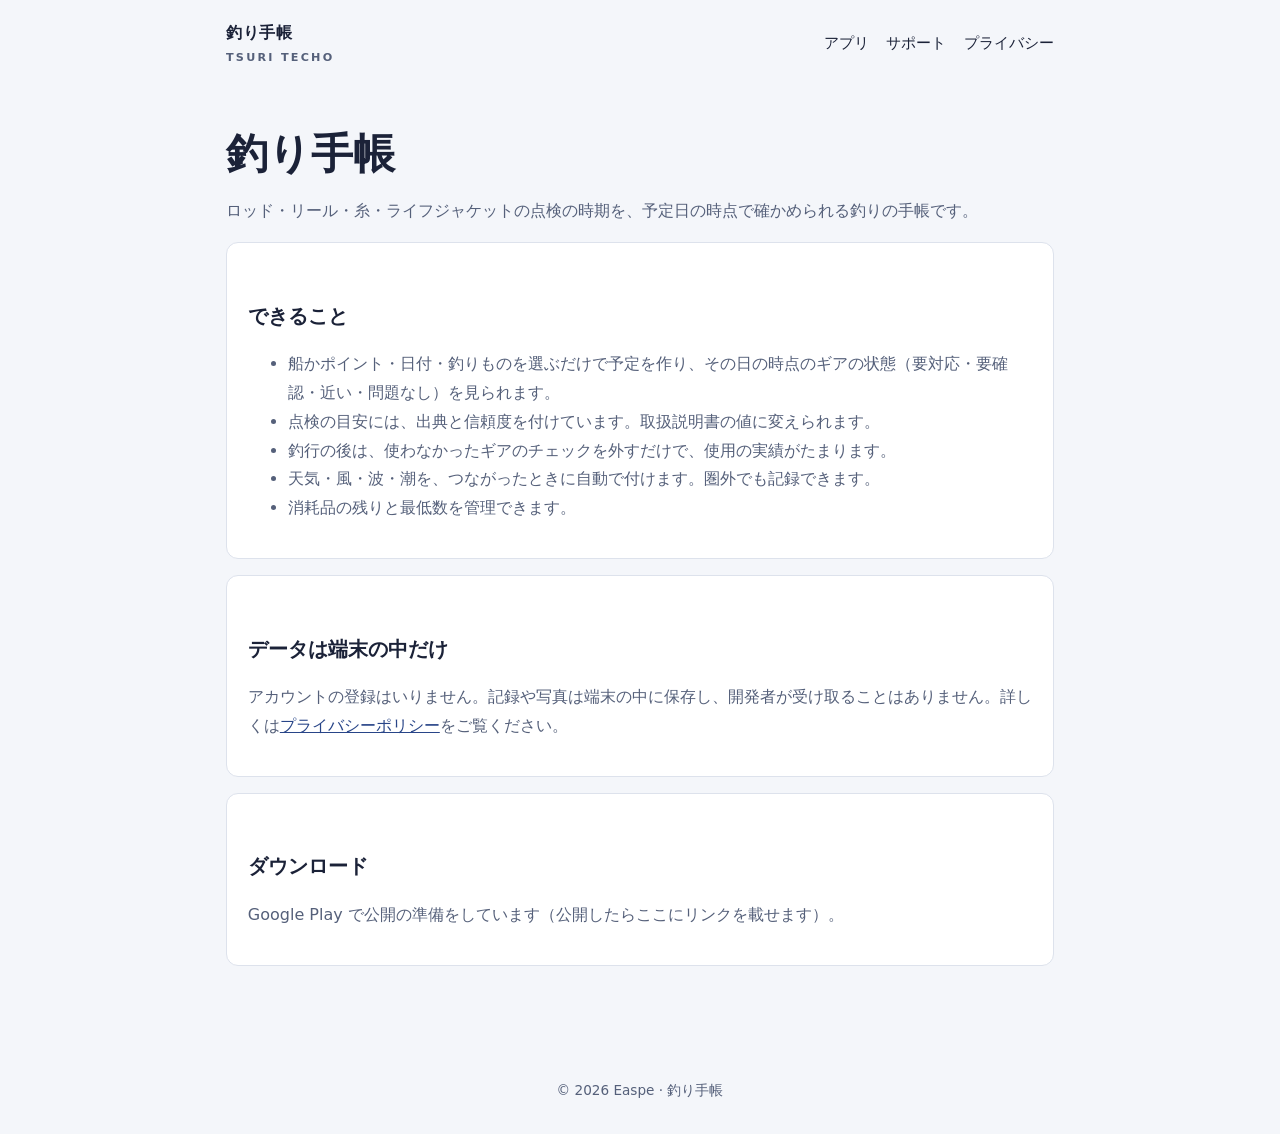
<file: index.html>
<!doctype html>
<html lang="ja">
<head>
<meta charset="utf-8">
<meta name="viewport" content="width=device-width,initial-scale=1">
<title>釣り手帳</title>
<meta name="description" content="ギアの点検の時期と釣行の記録を、端末の中だけで管理する釣りの手帳アプリ。">
<link rel="stylesheet" href="styles.css">
</head>
<body>
<nav><a class="brand" href="./">釣り手帳<small>TSURI TECHO</small></a><div class="nav-links"><a href="./">アプリ</a><a href="support.html">サポート</a><a href="privacy.html">プライバシー</a></div></nav>
<main>
<h1>釣り手帳</h1>
<p>ロッド・リール・糸・ライフジャケットの点検の時期を、予定日の時点で確かめられる釣りの手帳です。</p>
<section>
<h2>できること</h2>
<ul>
<li>船かポイント・日付・釣りものを選ぶだけで予定を作り、その日の時点のギアの状態（要対応・要確認・近い・問題なし）を見られます。</li>
<li>点検の目安には、出典と信頼度を付けています。取扱説明書の値に変えられます。</li>
<li>釣行の後は、使わなかったギアのチェックを外すだけで、使用の実績がたまります。</li>
<li>天気・風・波・潮を、つながったときに自動で付けます。圏外でも記録できます。</li>
<li>消耗品の残りと最低数を管理できます。</li>
</ul>
</section>
<section>
<h2>データは端末の中だけ</h2>
<p>アカウントの登録はいりません。記録や写真は端末の中に保存し、開発者が受け取ることはありません。詳しくは<a href="privacy.html">プライバシーポリシー</a>をご覧ください。</p>
</section>
<section>
<h2>ダウンロード</h2>
<p>Google Play で公開の準備をしています（公開したらここにリンクを載せます）。</p>
</section>
</main>
<footer>© 2026 Easpe · 釣り手帳</footer></body></html>
</file>
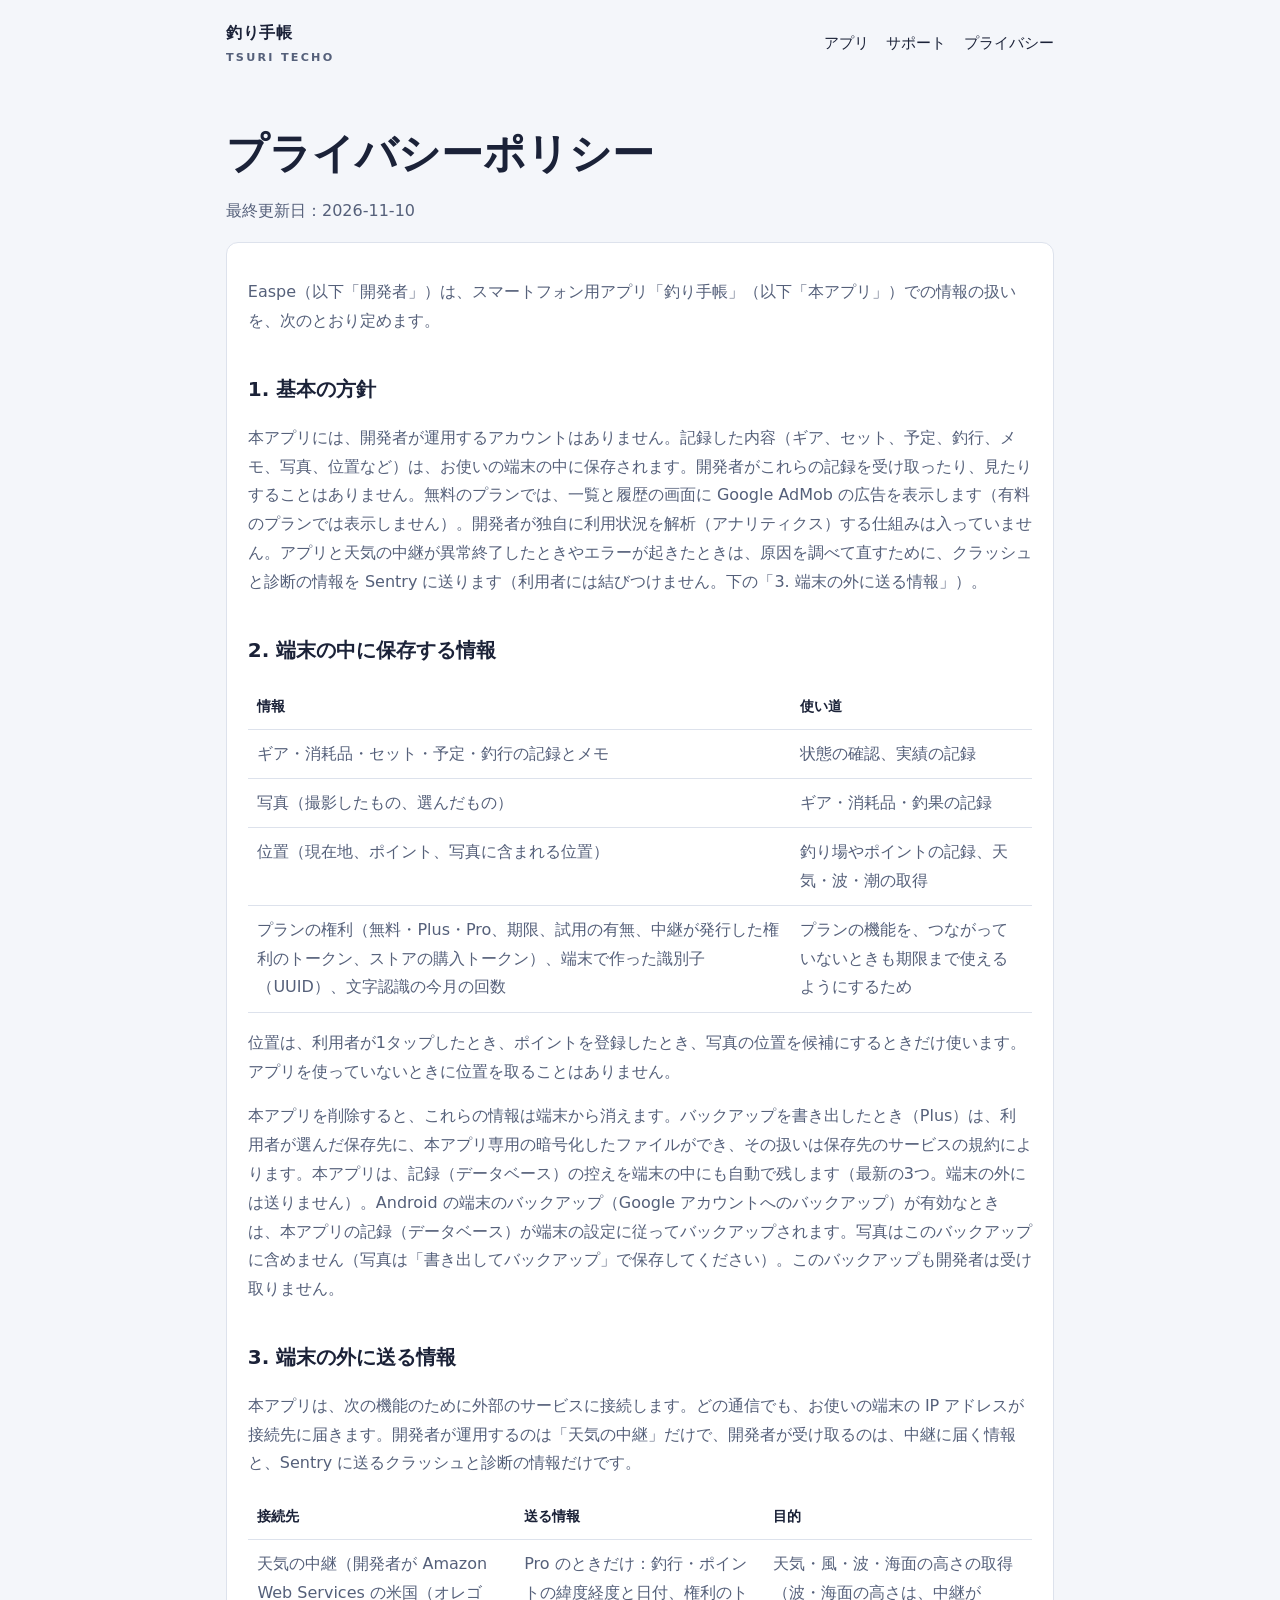
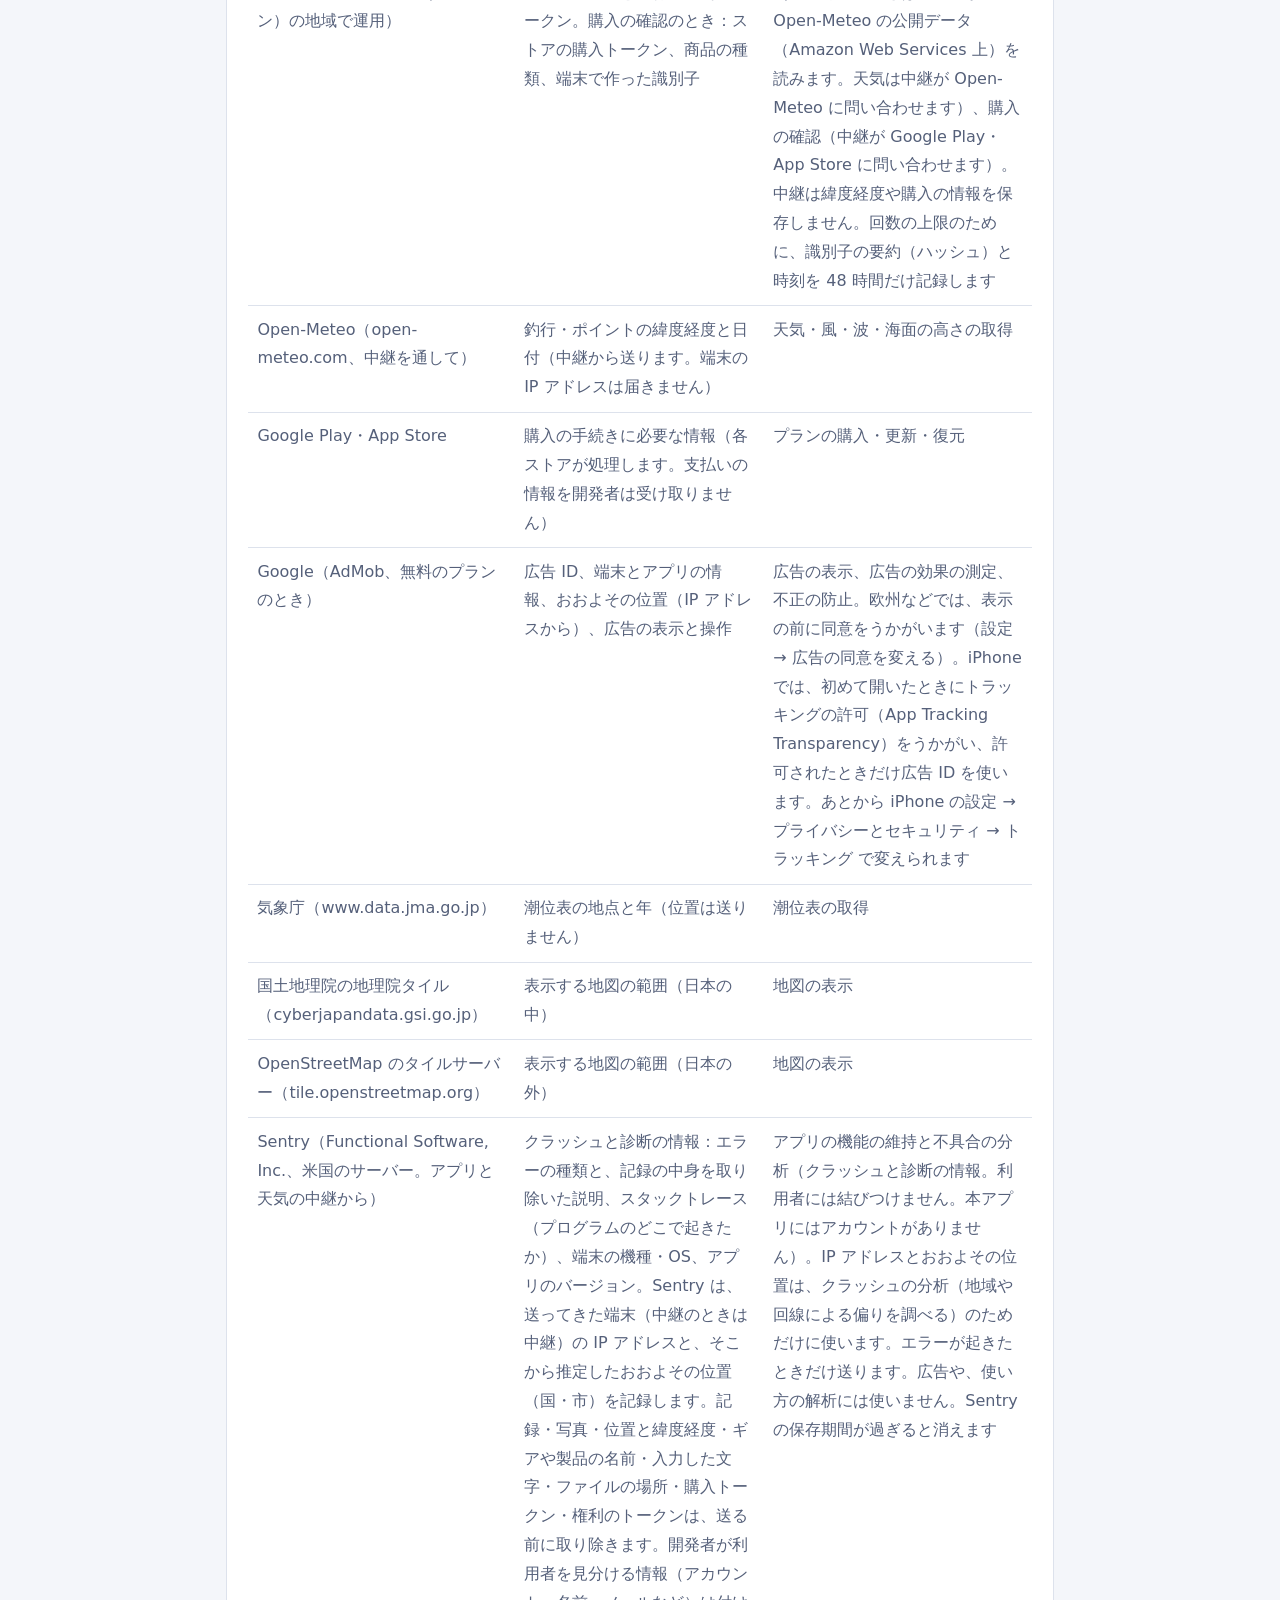
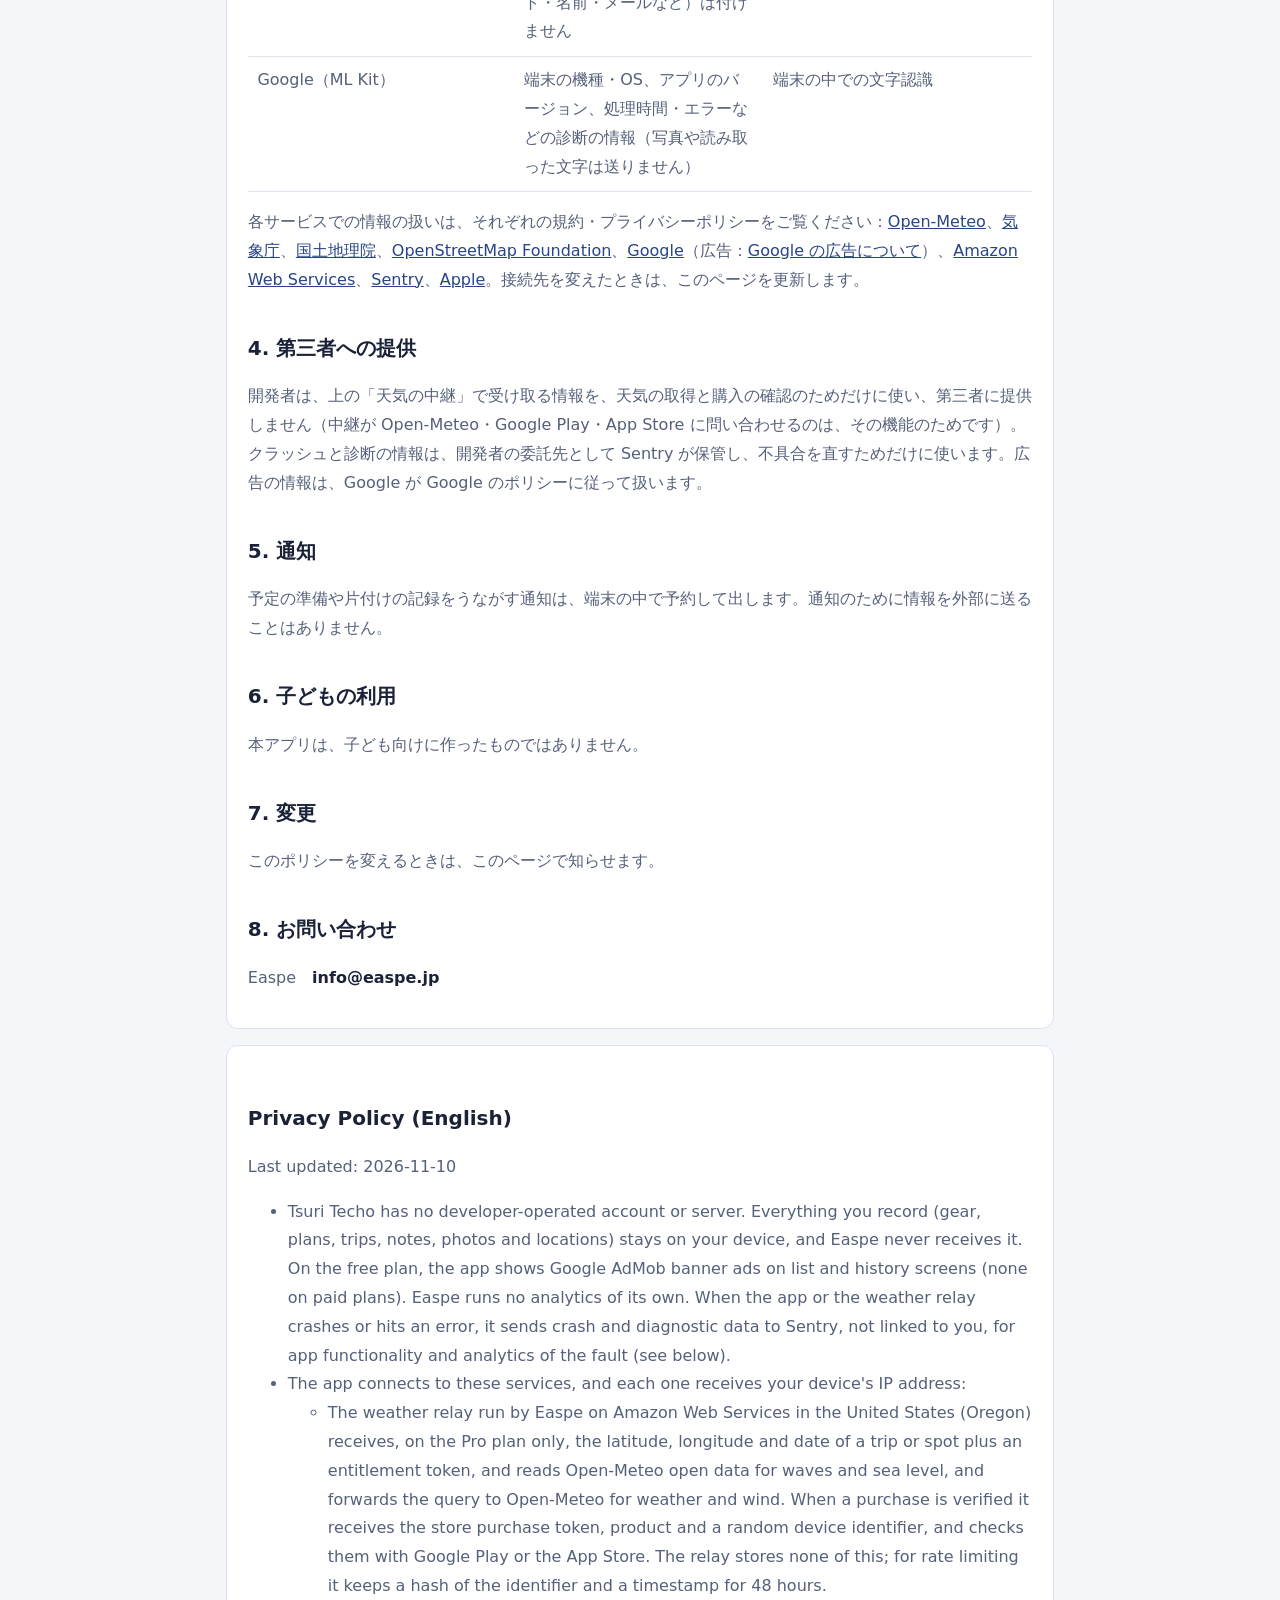
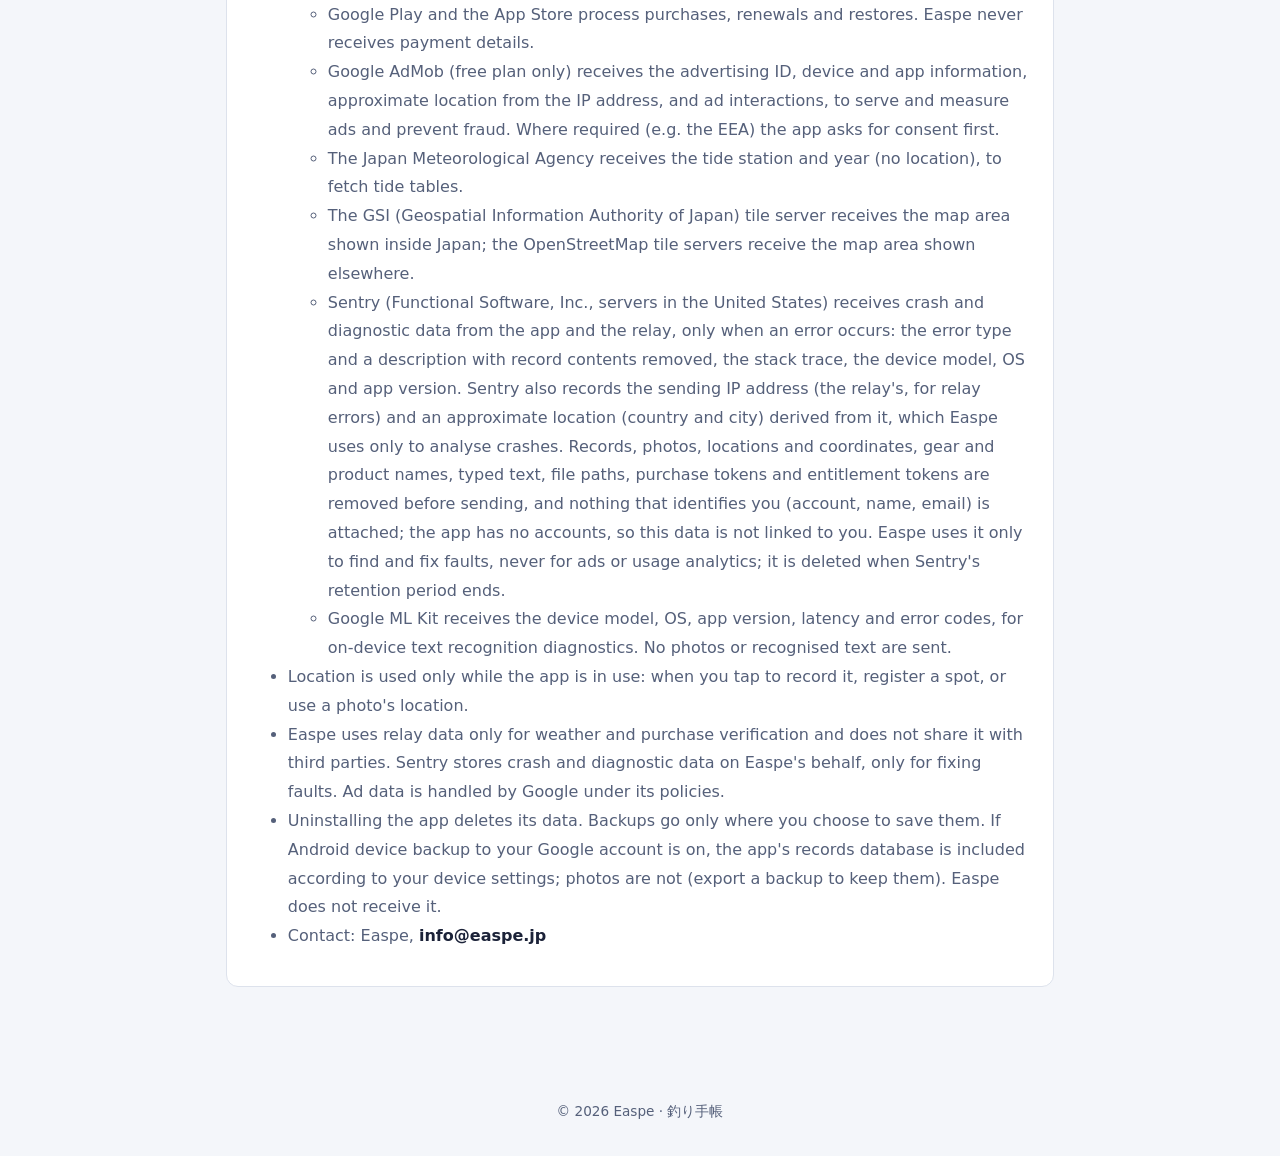
<file: privacy.html>
<!doctype html>
<html lang="ja">
<head>
<meta charset="utf-8">
<meta name="viewport" content="width=device-width,initial-scale=1">
<title>プライバシーポリシー | 釣り手帳</title>
<meta name="description" content="釣り手帳のプライバシーポリシー（日本語・English）。">
<link rel="stylesheet" href="styles.css">
</head>
<body>
<nav><a class="brand" href="./">釣り手帳<small>TSURI TECHO</small></a><div class="nav-links"><a href="./">アプリ</a><a href="support.html">サポート</a><a href="privacy.html">プライバシー</a></div></nav>
<main>
<h1>プライバシーポリシー</h1>
<p>最終更新日：2026-11-10</p>

<section>
<p>Easpe（以下「開発者」）は、スマートフォン用アプリ「釣り手帳」（以下「本アプリ」）での情報の扱いを、次のとおり定めます。</p>
<h2>1. 基本の方針</h2>
<p>本アプリには、開発者が運用するアカウントはありません。記録した内容（ギア、セット、予定、釣行、メモ、写真、位置など）は、お使いの端末の中に保存されます。開発者がこれらの記録を受け取ったり、見たりすることはありません。無料のプランでは、一覧と履歴の画面に Google AdMob の広告を表示します（有料のプランでは表示しません）。開発者が独自に利用状況を解析（アナリティクス）する仕組みは入っていません。アプリと天気の中継が異常終了したときやエラーが起きたときは、原因を調べて直すために、クラッシュと診断の情報を Sentry に送ります（利用者には結びつけません。下の「3. 端末の外に送る情報」）。</p>

<h2>2. 端末の中に保存する情報</h2>
<div class="table-wrap"><table>
<thead><tr><th>情報</th><th>使い道</th></tr></thead>
<tbody>
<tr><td>ギア・消耗品・セット・予定・釣行の記録とメモ</td><td>状態の確認、実績の記録</td></tr>
<tr><td>写真（撮影したもの、選んだもの）</td><td>ギア・消耗品・釣果の記録</td></tr>
<tr><td>位置（現在地、ポイント、写真に含まれる位置）</td><td>釣り場やポイントの記録、天気・波・潮の取得</td></tr>
<tr><td>プランの権利（無料・Plus・Pro、期限、試用の有無、中継が発行した権利のトークン、ストアの購入トークン）、端末で作った識別子（UUID）、文字認識の今月の回数</td><td>プランの機能を、つながっていないときも期限まで使えるようにするため</td></tr>
</tbody></table></div>
<p>位置は、利用者が1タップしたとき、ポイントを登録したとき、写真の位置を候補にするときだけ使います。アプリを使っていないときに位置を取ることはありません。</p>
<p>本アプリを削除すると、これらの情報は端末から消えます。バックアップを書き出したとき（Plus）は、利用者が選んだ保存先に、本アプリ専用の暗号化したファイルができ、その扱いは保存先のサービスの規約によります。本アプリは、記録（データベース）の控えを端末の中にも自動で残します（最新の3つ。端末の外には送りません）。Android の端末のバックアップ（Google アカウントへのバックアップ）が有効なときは、本アプリの記録（データベース）が端末の設定に従ってバックアップされます。写真はこのバックアップに含めません（写真は「書き出してバックアップ」で保存してください）。このバックアップも開発者は受け取りません。</p>

<h2>3. 端末の外に送る情報</h2>
<p>本アプリは、次の機能のために外部のサービスに接続します。どの通信でも、お使いの端末の IP アドレスが接続先に届きます。開発者が運用するのは「天気の中継」だけで、開発者が受け取るのは、中継に届く情報と、Sentry に送るクラッシュと診断の情報だけです。</p>
<div class="table-wrap"><table>
<thead><tr><th>接続先</th><th>送る情報</th><th>目的</th></tr></thead>
<tbody>
<tr><td>天気の中継（開発者が Amazon Web Services の米国（オレゴン）の地域で運用）</td><td>Pro のときだけ：釣行・ポイントの緯度経度と日付、権利のトークン。購入の確認のとき：ストアの購入トークン、商品の種類、端末で作った識別子</td><td>天気・風・波・海面の高さの取得（波・海面の高さは、中継が Open-Meteo の公開データ（Amazon Web Services 上）を読みます。天気は中継が Open-Meteo に問い合わせます）、購入の確認（中継が Google Play・App Store に問い合わせます）。中継は緯度経度や購入の情報を保存しません。回数の上限のために、識別子の要約（ハッシュ）と時刻を 48 時間だけ記録します</td></tr>
<tr><td>Open-Meteo（open-meteo.com、中継を通して）</td><td>釣行・ポイントの緯度経度と日付（中継から送ります。端末の IP アドレスは届きません）</td><td>天気・風・波・海面の高さの取得</td></tr>
<tr><td>Google Play・App Store</td><td>購入の手続きに必要な情報（各ストアが処理します。支払いの情報を開発者は受け取りません）</td><td>プランの購入・更新・復元</td></tr>
<tr><td>Google（AdMob、無料のプランのとき）</td><td>広告 ID、端末とアプリの情報、おおよその位置（IP アドレスから）、広告の表示と操作</td><td>広告の表示、広告の効果の測定、不正の防止。欧州などでは、表示の前に同意をうかがいます（設定 → 広告の同意を変える）。iPhone では、初めて開いたときにトラッキングの許可（App Tracking Transparency）をうかがい、許可されたときだけ広告 ID を使います。あとから iPhone の設定 → プライバシーとセキュリティ → トラッキング で変えられます</td></tr>
<tr><td>気象庁（www.data.jma.go.jp）</td><td>潮位表の地点と年（位置は送りません）</td><td>潮位表の取得</td></tr>
<tr><td>国土地理院の地理院タイル（cyberjapandata.gsi.go.jp）</td><td>表示する地図の範囲（日本の中）</td><td>地図の表示</td></tr>
<tr><td>OpenStreetMap のタイルサーバー（tile.openstreetmap.org）</td><td>表示する地図の範囲（日本の外）</td><td>地図の表示</td></tr>
<tr><td>Sentry（Functional Software, Inc.、米国のサーバー。アプリと天気の中継から）</td><td>クラッシュと診断の情報：エラーの種類と、記録の中身を取り除いた説明、スタックトレース（プログラムのどこで起きたか）、端末の機種・OS、アプリのバージョン。Sentry は、送ってきた端末（中継のときは中継）の IP アドレスと、そこから推定したおおよその位置（国・市）を記録します。記録・写真・位置と緯度経度・ギアや製品の名前・入力した文字・ファイルの場所・購入トークン・権利のトークンは、送る前に取り除きます。開発者が利用者を見分ける情報（アカウント・名前・メールなど）は付けません</td><td>アプリの機能の維持と不具合の分析（クラッシュと診断の情報。利用者には結びつけません。本アプリにはアカウントがありません）。IP アドレスとおおよその位置は、クラッシュの分析（地域や回線による偏りを調べる）のためだけに使います。エラーが起きたときだけ送ります。広告や、使い方の解析には使いません。Sentry の保存期間が過ぎると消えます</td></tr>
<tr><td>Google（ML Kit）</td><td>端末の機種・OS、アプリのバージョン、処理時間・エラーなどの診断の情報（写真や読み取った文字は送りません）</td><td>端末の中での文字認識</td></tr>
</tbody></table></div>
<p>各サービスでの情報の扱いは、それぞれの規約・プライバシーポリシーをご覧ください：<a href="https://open-meteo.com/en/terms">Open-Meteo</a>、<a href="https://www.jma.go.jp/jma/kishou/info/coment.html">気象庁</a>、<a href="https://www.gsi.go.jp/kikakuchousei/kikakuchousei40182.html">国土地理院</a>、<a href="https://osmfoundation.org/wiki/Privacy_Policy">OpenStreetMap Foundation</a>、<a href="https://policies.google.com/privacy">Google</a>（広告：<a href="https://policies.google.com/technologies/ads">Google の広告について</a>）、<a href="https://aws.amazon.com/privacy/">Amazon Web Services</a>、<a href="https://sentry.io/privacy/">Sentry</a>、<a href="https://www.apple.com/legal/privacy/">Apple</a>。接続先を変えたときは、このページを更新します。</p>

<h2>4. 第三者への提供</h2>
<p>開発者は、上の「天気の中継」で受け取る情報を、天気の取得と購入の確認のためだけに使い、第三者に提供しません（中継が Open-Meteo・Google Play・App Store に問い合わせるのは、その機能のためです）。クラッシュと診断の情報は、開発者の委託先として Sentry が保管し、不具合を直すためだけに使います。広告の情報は、Google が Google のポリシーに従って扱います。</p>

<h2>5. 通知</h2>
<p>予定の準備や片付けの記録をうながす通知は、端末の中で予約して出します。通知のために情報を外部に送ることはありません。</p>

<h2>6. 子どもの利用</h2>
<p>本アプリは、子ども向けに作ったものではありません。</p>

<h2>7. 変更</h2>
<p>このポリシーを変えるときは、このページで知らせます。</p>

<h2>8. お問い合わせ</h2>
<p>Easpe　<span class="mail">info@easpe.jp</span></p>
</section>

<section lang="en">
<h2>Privacy Policy (English)</h2>
<p>Last updated: 2026-11-10</p>
<ul>
<li>Tsuri Techo has no developer-operated account or server. Everything you record (gear, plans, trips, notes, photos and locations) stays on your device, and Easpe never receives it. On the free plan, the app shows Google AdMob banner ads on list and history screens (none on paid plans). Easpe runs no analytics of its own. When the app or the weather relay crashes or hits an error, it sends crash and diagnostic data to Sentry, not linked to you, for app functionality and analytics of the fault (see below).</li>
<li>The app connects to these services, and each one receives your device's IP address:
<ul>
<li>The weather relay run by Easpe on Amazon Web Services in the United States (Oregon) receives, on the Pro plan only, the latitude, longitude and date of a trip or spot plus an entitlement token, and reads Open-Meteo open data for waves and sea level, and forwards the query to Open-Meteo for weather and wind. When a purchase is verified it receives the store purchase token, product and a random device identifier, and checks them with Google Play or the App Store. The relay stores none of this; for rate limiting it keeps a hash of the identifier and a timestamp for 48 hours.</li>
<li>Google Play and the App Store process purchases, renewals and restores. Easpe never receives payment details.</li>
<li>Google AdMob (free plan only) receives the advertising ID, device and app information, approximate location from the IP address, and ad interactions, to serve and measure ads and prevent fraud. Where required (e.g. the EEA) the app asks for consent first.</li>
<li>The Japan Meteorological Agency receives the tide station and year (no location), to fetch tide tables.</li>
<li>The GSI (Geospatial Information Authority of Japan) tile server receives the map area shown inside Japan; the OpenStreetMap tile servers receive the map area shown elsewhere.</li>
<li>Sentry (Functional Software, Inc., servers in the United States) receives crash and diagnostic data from the app and the relay, only when an error occurs: the error type and a description with record contents removed, the stack trace, the device model, OS and app version. Sentry also records the sending IP address (the relay's, for relay errors) and an approximate location (country and city) derived from it, which Easpe uses only to analyse crashes. Records, photos, locations and coordinates, gear and product names, typed text, file paths, purchase tokens and entitlement tokens are removed before sending, and nothing that identifies you (account, name, email) is attached; the app has no accounts, so this data is not linked to you. Easpe uses it only to find and fix faults, never for ads or usage analytics; it is deleted when Sentry's retention period ends.</li>
<li>Google ML Kit receives the device model, OS, app version, latency and error codes, for on-device text recognition diagnostics. No photos or recognised text are sent.</li>
</ul></li>
<li>Location is used only while the app is in use: when you tap to record it, register a spot, or use a photo's location.</li>
<li>Easpe uses relay data only for weather and purchase verification and does not share it with third parties. Sentry stores crash and diagnostic data on Easpe's behalf, only for fixing faults. Ad data is handled by Google under its policies.</li>
<li>Uninstalling the app deletes its data. Backups go only where you choose to save them. If Android device backup to your Google account is on, the app's records database is included according to your device settings; photos are not (export a backup to keep them). Easpe does not receive it.</li>
<li>Contact: Easpe, <span class="mail">info@easpe.jp</span></li>
</ul>
</section>
</main>
<footer>© 2026 Easpe · 釣り手帳</footer>
</body></html>
</file>
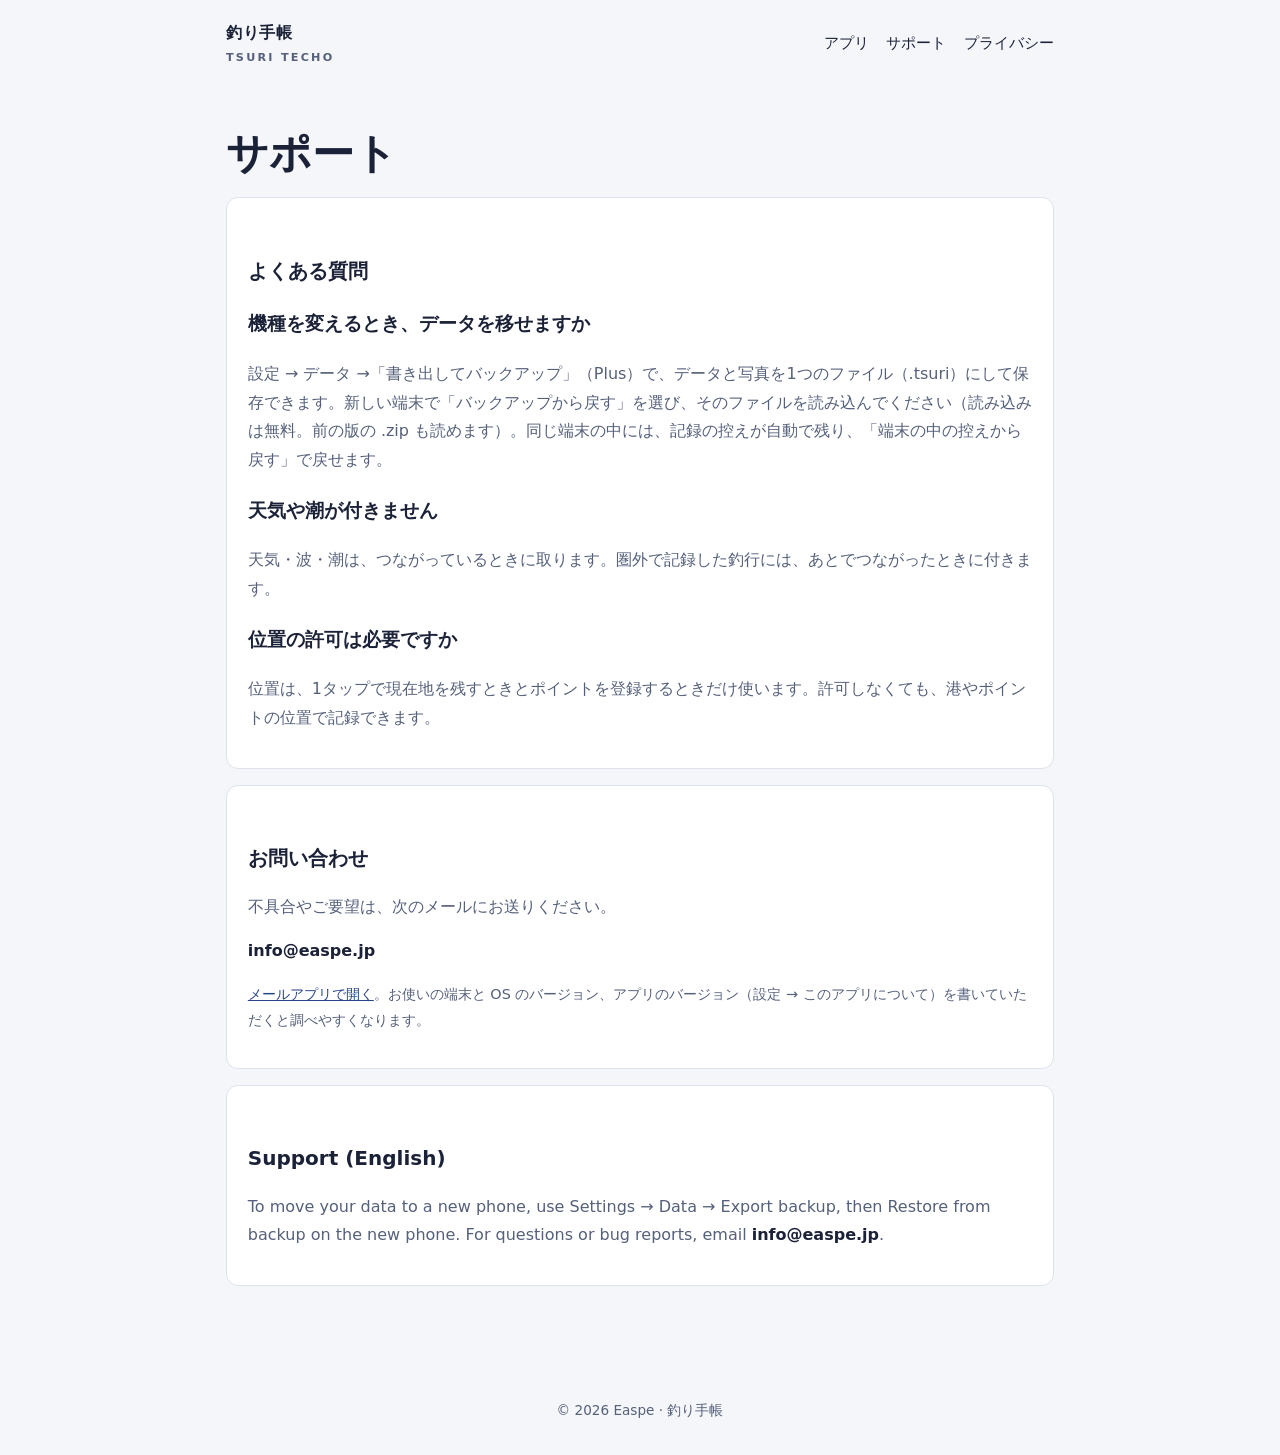
<file: support.html>
<!doctype html>
<html lang="ja">
<head>
<meta charset="utf-8">
<meta name="viewport" content="width=device-width,initial-scale=1">
<title>サポート | 釣り手帳</title>
<meta name="description" content="釣り手帳のよくある質問と問い合わせ先。">
<link rel="stylesheet" href="styles.css">
</head>
<body>
<nav><a class="brand" href="./">釣り手帳<small>TSURI TECHO</small></a><div class="nav-links"><a href="./">アプリ</a><a href="support.html">サポート</a><a href="privacy.html">プライバシー</a></div></nav>
<main>
<h1>サポート</h1>
<section>
<h2>よくある質問</h2>
<h3>機種を変えるとき、データを移せますか</h3>
<p>設定 → データ →「書き出してバックアップ」（Plus）で、データと写真を1つのファイル（.tsuri）にして保存できます。新しい端末で「バックアップから戻す」を選び、そのファイルを読み込んでください（読み込みは無料。前の版の .zip も読めます）。同じ端末の中には、記録の控えが自動で残り、「端末の中の控えから戻す」で戻せます。</p>
<h3>天気や潮が付きません</h3>
<p>天気・波・潮は、つながっているときに取ります。圏外で記録した釣行には、あとでつながったときに付きます。</p>
<h3>位置の許可は必要ですか</h3>
<p>位置は、1タップで現在地を残すときとポイントを登録するときだけ使います。許可しなくても、港やポイントの位置で記録できます。</p>
</section>
<section>
<h2>お問い合わせ</h2>
<p>不具合やご要望は、次のメールにお送りください。</p>
<p class="mail">info@easpe.jp</p>
<p class="note"><a href="mailto:info@easpe.jp?subject=%E9%87%A3%E3%82%8A%E6%89%8B%E5%B8%B3">メールアプリで開く</a>。お使いの端末と OS のバージョン、アプリのバージョン（設定 → このアプリについて）を書いていただくと調べやすくなります。</p>
</section>
<section lang="en">
<h2>Support (English)</h2>
<p>To move your data to a new phone, use Settings → Data → Export backup, then Restore from backup on the new phone. For questions or bug reports, email <span class="mail">info@easpe.jp</span>.</p>
</section>
</main>
<footer>© 2026 Easpe · 釣り手帳</footer></body></html>
</file>
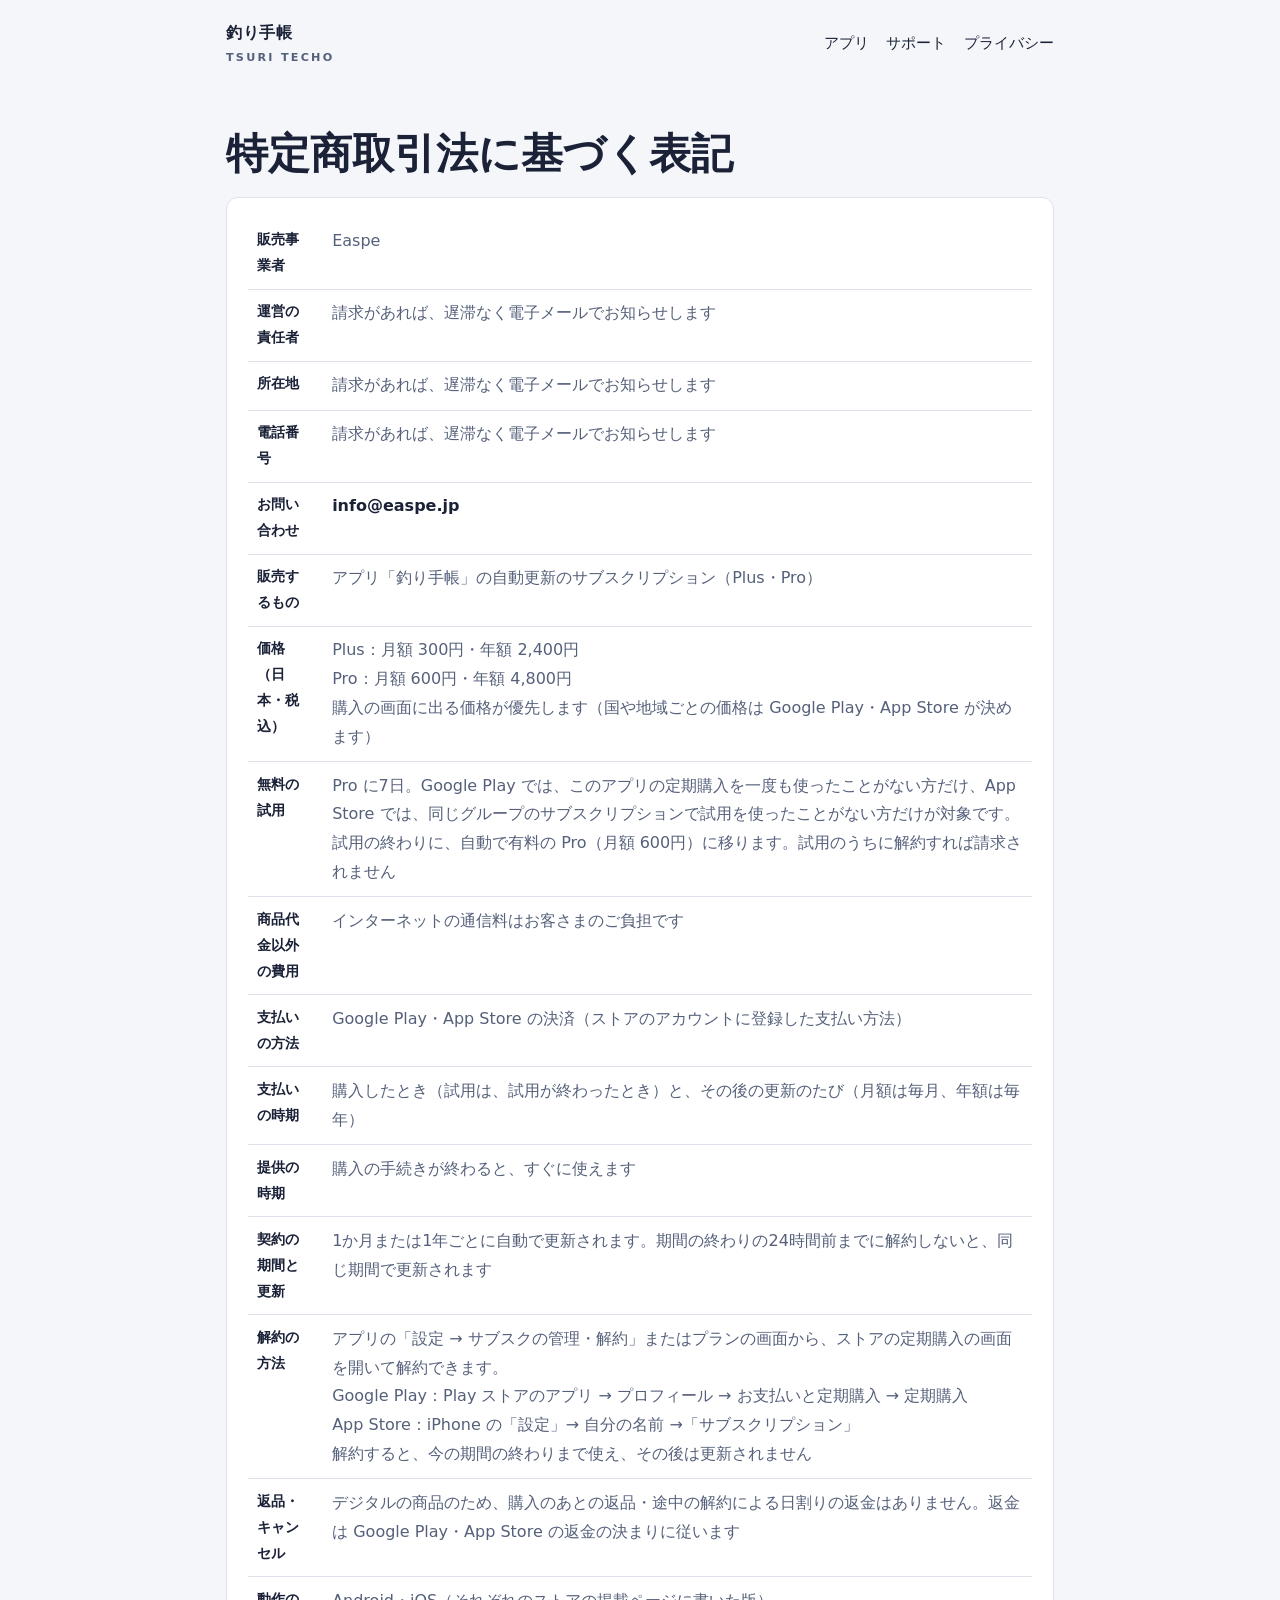
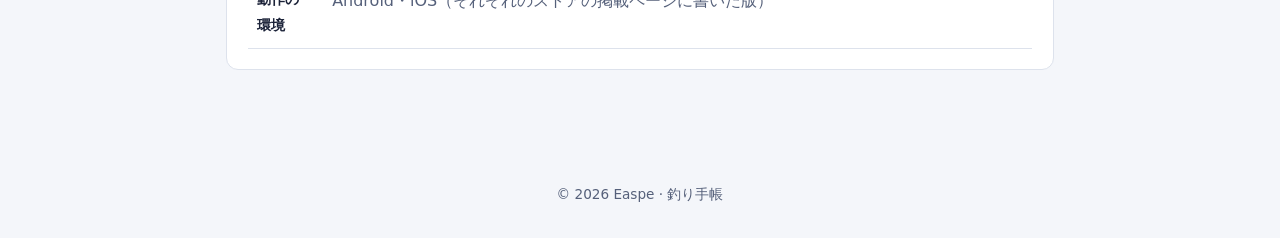
<file: tokushoho.html>
<!doctype html>
<html lang="ja">
<head>
<meta charset="utf-8">
<meta name="viewport" content="width=device-width,initial-scale=1">
<title>特定商取引法に基づく表記 | 釣り手帳</title>
<meta name="description" content="釣り手帳のアプリ内課金（Plus・Pro）についての、特定商取引法に基づく表記。">
<link rel="stylesheet" href="styles.css">
</head>
<body>
<nav><a class="brand" href="./">釣り手帳<small>TSURI TECHO</small></a><div class="nav-links"><a href="./">アプリ</a><a href="support.html">サポート</a><a href="privacy.html">プライバシー</a></div></nav>
<main>
<h1>特定商取引法に基づく表記</h1>
<section>
<table>
<tr><th>販売事業者</th><td>Easpe</td></tr>
<tr><th>運営の責任者</th><td>請求があれば、遅滞なく電子メールでお知らせします</td></tr>
<tr><th>所在地</th><td>請求があれば、遅滞なく電子メールでお知らせします</td></tr>
<tr><th>電話番号</th><td>請求があれば、遅滞なく電子メールでお知らせします</td></tr>
<tr><th>お問い合わせ</th><td><span class="mail">info@easpe.jp</span></td></tr>
<tr><th>販売するもの</th><td>アプリ「釣り手帳」の自動更新のサブスクリプション（Plus・Pro）</td></tr>
<tr><th>価格（日本・税込）</th><td>Plus：月額 300円・年額 2,400円<br>Pro：月額 600円・年額 4,800円<br>購入の画面に出る価格が優先します（国や地域ごとの価格は Google Play・App Store が決めます）</td></tr>
<tr><th>無料の試用</th><td>Pro に7日。Google Play では、このアプリの定期購入を一度も使ったことがない方だけ、App Store では、同じグループのサブスクリプションで試用を使ったことがない方だけが対象です。試用の終わりに、自動で有料の Pro（月額 600円）に移ります。試用のうちに解約すれば請求されません</td></tr>
<tr><th>商品代金以外の費用</th><td>インターネットの通信料はお客さまのご負担です</td></tr>
<tr><th>支払いの方法</th><td>Google Play・App Store の決済（ストアのアカウントに登録した支払い方法）</td></tr>
<tr><th>支払いの時期</th><td>購入したとき（試用は、試用が終わったとき）と、その後の更新のたび（月額は毎月、年額は毎年）</td></tr>
<tr><th>提供の時期</th><td>購入の手続きが終わると、すぐに使えます</td></tr>
<tr><th>契約の期間と更新</th><td>1か月または1年ごとに自動で更新されます。期間の終わりの24時間前までに解約しないと、同じ期間で更新されます</td></tr>
<tr><th>解約の方法</th><td>アプリの「設定 → サブスクの管理・解約」またはプランの画面から、ストアの定期購入の画面を開いて解約できます。<br>Google Play：Play ストアのアプリ → プロフィール → お支払いと定期購入 → 定期購入<br>App Store：iPhone の「設定」→ 自分の名前 →「サブスクリプション」<br>解約すると、今の期間の終わりまで使え、その後は更新されません</td></tr>
<tr><th>返品・キャンセル</th><td>デジタルの商品のため、購入のあとの返品・途中の解約による日割りの返金はありません。返金は Google Play・App Store の返金の決まりに従います</td></tr>
<tr><th>動作の環境</th><td>Android・iOS（それぞれのストアの掲載ページに書いた版）</td></tr>
</table>
</section>
</main>
<footer>© 2026 Easpe · 釣り手帳</footer></body></html>
</file>
<file: styles.css>
:root{color-scheme:light dark;--bg:#f4f6fa;--panel:#ffffff;--ink:#1b2238;--muted:#55607a;--accent:#284588;--line:#dde2ec;font-family:"Noto Sans JP",ui-sans-serif,system-ui,-apple-system,"Hiragino Sans",sans-serif}
@media (prefers-color-scheme:dark){:root{--bg:#0f1424;--panel:#182038;--ink:#eef1f8;--muted:#a9b2c8;--accent:#8fa8e8;--line:#2a3452}}
*{box-sizing:border-box}body{margin:0;background:var(--bg);color:var(--ink);line-height:1.8}
a{color:var(--accent)}nav{max-width:860px;margin:auto;padding:1.2rem 1rem;display:flex;justify-content:space-between;align-items:center;gap:1rem;flex-wrap:wrap}
nav a{text-decoration:none;color:var(--ink)}.brand{font-weight:700;letter-spacing:.04em}.brand small{display:block;font-size:.7rem;letter-spacing:.2em;color:var(--muted)}
.nav-links{display:flex;gap:1.1rem;font-size:.92rem}main{max-width:860px;margin:auto;padding:1rem 1rem 4rem}
h1{font-size:clamp(1.8rem,5vw,2.6rem);line-height:1.3;margin:1.5rem 0 1rem}h2{font-size:1.25rem;margin-top:2.2rem}
section,article{background:var(--panel);border:1px solid var(--line);border-radius:12px;padding:1.2rem 1.3rem;margin:1rem 0}
p,li,td{color:var(--muted)}table{width:100%;border-collapse:collapse}th,td{text-align:left;vertical-align:top;padding:.6rem;border-bottom:1px solid var(--line)}th{color:var(--ink);font-size:.9rem}
.table-wrap{overflow-x:auto}.mail{user-select:all;font-weight:700;color:var(--ink)}.note{font-size:.9rem}footer{padding:2rem 1rem;text-align:center;color:var(--muted);font-size:.85rem}
</file>
